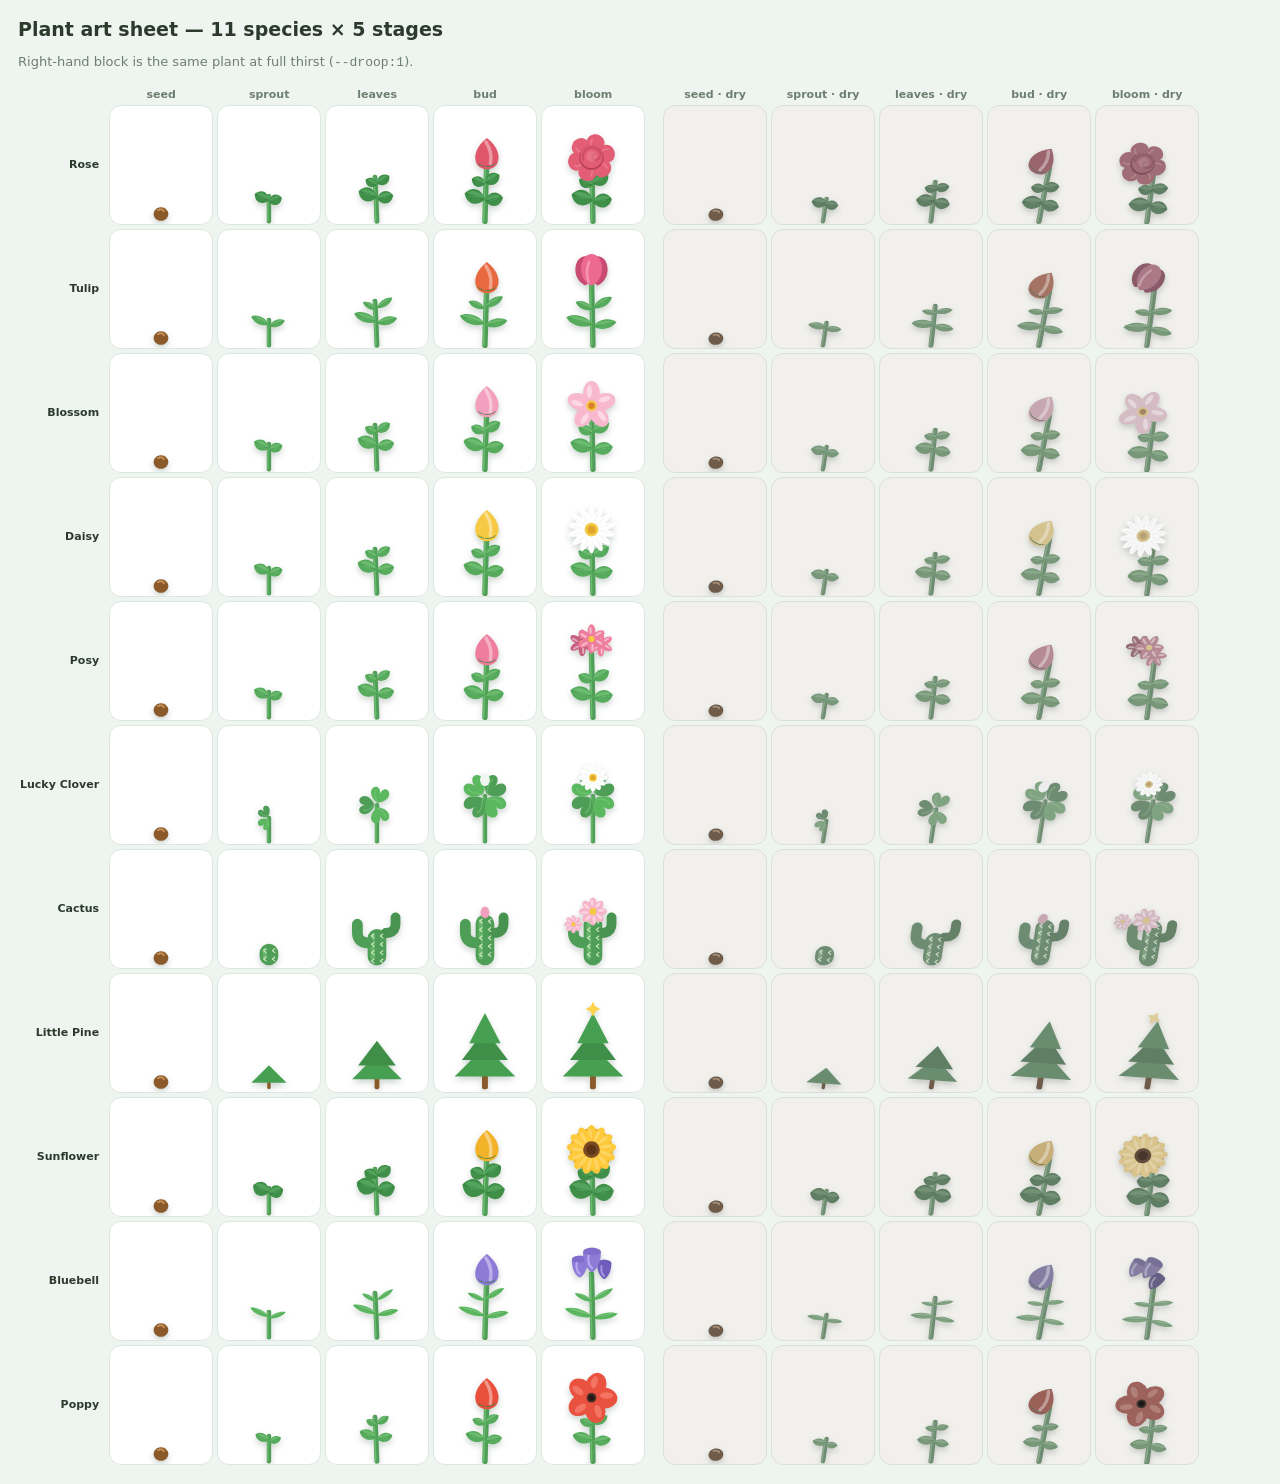
<file: art.html>
<!doctype html>
<html lang="en"><head>
<meta charset="utf-8"><meta name="viewport" content="width=device-width,initial-scale=1">
<title>Behaviour Garden — art sheet</title>
<link rel="stylesheet" href="styles.css">
<style>
  body{overflow:auto; height:auto; display:block; background:#eef4ef; padding:18px}
  h1{font-size:19px; margin:0 0 4px} h2{font-size:14px; margin:22px 0 8px; color:#6d7f70}
  table{border-collapse:collapse} td,th{padding:2px}
  th{font-size:11px; color:#6d7f70; font-weight:700}
  .cellart{width:104px; height:120px; background:#fff; border:1px solid #dde7df; border-radius:12px;
        display:grid; place-items:end center; overflow:hidden}
  .cellart > div{width:96%; height:96%}
  .name{font-size:11px; font-weight:700; text-align:right; padding-right:8px; white-space:nowrap}
  .dry{background:#faf7f0; filter:saturate(.4) brightness(.97)}
</style></head><body>
<h1>Plant art sheet — 11 species × 5 stages</h1>
<p class="muted small">Right-hand block is the same plant at full thirst (<code>--droop:1</code>).</p>
<div id="out"></div>
<script src="plants.js"></script>
<script>
const stages=['seed','sprout','leaves','bud','bloom'];
let h='<table><tr><th></th>';
stages.forEach(s=>h+='<th>'+s+'</th>');
h+='<th style="width:14px"></th>';
stages.forEach(s=>h+='<th>'+s+' · dry</th>');
h+='</tr>';
ART.forEach(sp=>{
  h+='<tr><td class="name">'+sp.name+'</td>';
  for(let st=0;st<5;st++) h+='<td><div class="cellart"><div>'+buildPlant(sp.id,st)+'</div></div></td>';
  h+='<td></td>';
  for(let st=0;st<5;st++) h+='<td><div class="cellart dry" style="--droop:1"><div>'+buildPlant(sp.id,st)+'</div></div></td>';
  h+='</tr>';
});
h+='</table>';
document.getElementById('out').innerHTML=h;
</script></body></html>
</file>
<file: styles.css>
/* ============================================================
   Behaviour Garden
   Scenery silhouettes are Kenney CC0 PNGs used as CSS masks,
   so every plant/hedge/grass colour below is ours to choose.
   ============================================================ */

:root{
  --sky-top:#7ec8ee;  --sky-bot:#d6f0ff;
  --hedge-far:#7cc47f; --hedge-near:#48a055;
  --grass-a:#5cb85f;  --grass-b:#3e8f4a;
  --soil:#a97148;
  --sun:#ffd24a;
  --ink:#2c3a2e;      --muted:#6d7f70;
  --card:#ffffff;     --line:#e3ece4;
  --good:#3fa65a;     --warn:#d98b2b;    --danger:#c9503f;
  --r:22px;

  /* ── One number drives the whole scene. ──
     Width-bound on a phone, height-bound in landscape, and capped so it stops
     growing on a large monitor. Every dimension below is a fraction of it, so
     the app fills a tablet instead of sitting phone-sized in the middle of it.
     The fractions are the ratios the old fixed px caps produced at 375px wide,
     so a phone renders exactly as it did before. */
  /* The front door's skeleton is in landing.css; the paint is ours. White
     type over sky and grass needs the same shadow #plantName already uses,
     and the button borrows the kid buttons' white-on-green. */
  --ld-ink:     #ffffff;
  --ld-lede:    #ffffff;
  --ld-cap:     #ffffff;
  --ld-shadow:  0 2px 10px rgba(20, 60, 30, .5);
  --ld-go-bg:   #ffffff;
  --ld-go-ink:  var(--good);
  --ld-go-deep: rgba(30, 80, 40, .34);

  --stage: min(92vw, 56dvh, 660px);
  --ui: clamp(13px, calc(var(--stage) * 0.0406), 22px);
  --font: ui-rounded, "SF Pro Rounded", "Hiragino Maru Gothic ProN",
          "Varela Round", "Nunito", "Segoe UI", system-ui, sans-serif;
}

*{box-sizing:border-box; -webkit-tap-highlight-color:transparent}
html,body{height:100%}
body{
  margin:0; font-family:var(--font); color:var(--ink);
  overflow:hidden; overscroll-behavior:none;
  display:flex; flex-direction:column;
  height:100dvh;
  user-select:none; -webkit-user-select:none;
}

/* ───────────────── scenery ───────────────── */
#scene{position:fixed; inset:0; z-index:0; pointer-events:none; overflow:hidden}
#sky{position:absolute; inset:0; background:linear-gradient(180deg,var(--sky-top) 0%,var(--sky-bot) 62%)}
#sky::before,#sky::after{
  content:''; position:absolute; border-radius:999px; background:#fff; opacity:.30;
  filter:blur(1px);
  box-shadow:0 0 0 0 #fff;
}
#sky::before{left:6%;  top:14%; width:min(34%,230px); aspect-ratio:2.6/1;
  box-shadow:96px 12px 0 -9px #fff, 44px -14px 0 -13px #fff; animation:drift 90s linear infinite}
#sky::after {right:6%; top:32%; width:min(26%,170px); aspect-ratio:2.4/1;
  box-shadow:-68px 10px 0 -8px #fff; opacity:.22; animation:drift 130s linear infinite reverse}
@keyframes drift{from{transform:translateX(-40px)} to{transform:translateX(40px)}}

#sun{position:absolute; top:12%; right:8%; width:calc(var(--stage) * .2); aspect-ratio:1;
     filter:drop-shadow(0 0 26px rgba(255,210,74,.55))}

/* ground plane */
#ground{position:absolute; left:0; right:0; bottom:0; height:39%;
        background:linear-gradient(180deg,var(--grass-a) 0%,var(--grass-b) 100%)}

/* distant flower flecks, masked from Kenney scatter sprite */
#meadow{
  position:absolute; left:0; right:0; bottom:36%; height:9%;
  background:#ffffff; opacity:.5;
  -webkit-mask:url(assets/kenney/scatter-a.png) repeat-x bottom/auto 100%;
          mask:url(assets/kenney/scatter-a.png) repeat-x bottom/auto 100%;
}

/* two hedge lines for depth */
#hedgeFar{
  position:absolute; left:0; right:0; bottom:37%; height:11%;
  background:var(--hedge-far);
  -webkit-mask:url(assets/kenney/wreath-a.png) repeat-x bottom/auto 100%;
          mask:url(assets/kenney/wreath-a.png) repeat-x bottom/auto 100%;
}
#hedgeNear{
  position:absolute; left:0; right:0; bottom:35%; height:15%;
  background:linear-gradient(180deg,var(--hedge-near) 0%,#37814a 100%);
  -webkit-mask:url(assets/kenney/wreath-b.png) repeat-x bottom/auto 100%;
          mask:url(assets/kenney/wreath-b.png) repeat-x bottom/auto 100%;
}

/* picket fence, tucked between the hedges */
#fence{
  position:absolute; left:0; right:0; bottom:38%; height:5%;
  background:
    linear-gradient(#f3e7d2,#f3e7d2) 0 66%/100% 4px no-repeat,
    linear-gradient(#f3e7d2,#f3e7d2) 0 26%/100% 4px no-repeat,
    repeating-linear-gradient(90deg,#f7eeda 0 9px,transparent 9px 34px);
  opacity:.7;
}

/* foreground grass fringe */
#grassStrip{
  position:absolute; left:0; right:0; bottom:0; height:15%;
  background:linear-gradient(180deg,#4fa456 0%,#2f7a3f 100%);
  -webkit-mask:url(assets/kenney/grass-d.png) repeat-x bottom/auto 100%;
          mask:url(assets/kenney/grass-d.png) repeat-x bottom/auto 100%;
}

/* The front door. Above the scenery and the chrome, below the sheets, so a
   garden arriving by link can still put its card on top. */
.landing-screen{position:fixed; inset:0; z-index:10; display:flex;
  padding:env(safe-area-inset-top) 0 env(safe-area-inset-bottom)}
.landing-screen[hidden]{display:none}
/* Sitting a little high puts the name and the button in the sky, where white
   type has something to sit on; low down it would be white on white cloud and
   then white on pale grass. */
.landing-screen .landing{justify-content:center; padding-bottom:26vh}

/* This is the longest of the three names and the sun sits in the top-right of
   the scenery, so on a tablet the one-line title ran under it -- 46px of
   overlap at 768 wide. Wrapping to two lines takes the horizontal overlap to
   zero at every size. Lowering the column instead only cleared the sun by a
   pixel or two and would foul it again at another aspect ratio. */
.landing-screen .landing-name{max-width:9ch}

/* While the door is shut the garden is scenery only -- no plant, no buttons,
   no date. They fade back in as the door fades out, which is what makes the
   garden feel like it was there the whole time rather than being built on
   arrival. The scenery itself never moves. */
#topbar,#plotWrap,#kidbar{transition:opacity .4s ease}
body.is-landing #topbar,
body.is-landing #plotWrap,
body.is-landing #kidbar{opacity:0; pointer-events:none}

/* ───────────────── chrome ───────────────── */
#topbar{position:relative; z-index:3; display:flex; gap:8px; align-items:center;
        padding:calc(env(safe-area-inset-top) + 12px) 14px 0}
.spacer{flex:1}
.chip{background:rgba(255,255,255,.82); border:none; border-radius:999px;
      padding:.5em .95em; font:inherit; font-size:var(--ui); font-weight:600; color:var(--ink);
      box-shadow:0 2px 8px rgba(20,60,30,.14); display:flex; align-items:center; gap:6px}
.chip[hidden]{display:none}
.chip.ghost{padding:.5em; cursor:pointer; opacity:.72}
.chip svg{width:calc(var(--ui) * 1.3); height:auto}
.chip.ghost:active{transform:scale(.94)}

/* ───────────────── the plant ───────────────── */
#plotWrap{position:relative; z-index:2; flex:1; display:flex; flex-direction:column;
          align-items:center; justify-content:flex-end; padding-bottom:2vh; min-height:0}
#plot{position:relative; display:flex; flex-direction:column; align-items:center; width:var(--stage)}

#plantBox{
  position:relative; width:calc(var(--stage) * .717); aspect-ratio:1;
  display:grid; place-items:center;
  transform-origin:50% 100%;
  transition:transform .9s cubic-bezier(.2,.8,.3,1), filter .9s ease;
  animation:sway 6s ease-in-out infinite;
  cursor:pointer;
}
#plantAnim{width:100%; height:100%}
#plantAnim svg{display:block}

/* thirst: --droop runs 0 → 1. Nothing is lost, it just needs a drink. */
#plantBox{--droop:0}
#plantBox.thirsty{
  filter:saturate(calc(1 - .55*var(--droop))) brightness(calc(1 - .07*var(--droop)));
  transform:rotate(calc(var(--droop) * 7deg)) translateY(calc(var(--droop) * 8px))
            scaleY(calc(1 - .07*var(--droop)));
  animation-duration:calc(6s + var(--droop) * 5s);
}
@keyframes sway{0%,100%{rotate:-1.4deg} 50%{rotate:1.4deg}}

#plantBox.pop{animation:pop .55s cubic-bezier(.2,1.5,.4,1)}
@keyframes pop{0%{scale:1} 35%{scale:1.16} 100%{scale:1}}

#mound{width:calc(var(--stage) * .804); margin-top:calc(var(--stage) * -.141); z-index:-1}
#mound svg{display:block; width:100%; filter:drop-shadow(0 6px 10px rgba(0,0,0,.18))}

#plantName{margin:6px 0 0; font-size:calc(var(--ui) * 1.23); font-weight:800;
           color:#fff; text-shadow:0 2px 8px rgba(20,60,30,.45); min-height:1.4em}
#hint{margin:4px 0 0; font-size:var(--ui); font-weight:600; line-height:1.35;
      color:#fff; text-shadow:0 1px 6px rgba(20,60,30,.55); opacity:.95; text-align:center;
      max-width:22ch; min-height:2.7em}

/* How the plant is feeling. Sits in #plot rather than #plantBox so the sway,
   droop and desaturation do not drag it around or drain its colour. Animates
   `scale` and `opacity` only — never `transform` — so nothing can clash. */
#faceBubble{
  position:absolute; top:11%; left:calc(50% + var(--stage) * .185); z-index:4;
  width:calc(var(--stage) * .163); aspect-ratio:1; pointer-events:none;
  background:#fff; border-radius:50% 50% 50% 10px;
  box-shadow:0 4px 14px rgba(20,60,30,.26);
  display:grid; place-items:center;
  opacity:0; scale:.55;
  transition:opacity .3s ease, scale .34s cubic-bezier(.2,1.7,.4,1);
}
#faceBubble.show{opacity:1; scale:1}
#faceBubble .facesvg{width:74%; height:74%; display:block}

#stickerLayer{position:absolute; inset:-18%; pointer-events:none}
.sticker{position:absolute; width:26%; aspect-ratio:1; pointer-events:auto; cursor:pointer;
         animation:drop .45s cubic-bezier(.2,1.6,.4,1)}

/* Only the bee and butterfly wander. Kept slow and shallow on purpose: a small
   child still has to be able to land a finger on one to take it off. `flit`
   animates translate/rotate while `drop` animates scale/rotate — separate
   properties, so the two never fight, and the delay clears the drop first. */
.sticker.flier{
  animation:drop .45s cubic-bezier(.2,1.6,.4,1),
            flit var(--dur,24s) ease-in-out var(--del,.8s) infinite;
}
@keyframes flit{
  0%   {translate:0 0;        rotate:0deg}
  18%  {translate:26% -16%;   rotate:7deg}
  36%  {translate:38% 8%;     rotate:-5deg}
  54%  {translate:14% 24%;    rotate:6deg}
  72%  {translate:-18% 12%;   rotate:-7deg}
  86%  {translate:-12% -10%;  rotate:4deg}
  100% {translate:0 0;        rotate:0deg}
}
.sticker:active{scale:.86}
@keyframes drop{from{scale:0; rotate:-25deg} to{scale:1; rotate:0deg}}

/* effects */
#fxLayer{position:absolute; inset:0; pointer-events:none; z-index:5}
.fx{position:absolute; width:84px; height:84px; transform:translate(-50%,-50%)}

/* ───────────────── kid bar ───────────────── */
#kidbar{position:relative; z-index:3; display:flex; gap:calc(var(--stage) * .029); justify-content:center;
        padding:0 12px calc(env(safe-area-inset-bottom) + 14px)}
.bigbtn{
  position:relative; flex:1;
  /* Height-bound stages (landscape) would otherwise squeeze these to nothing,
     so never cap a tap target below a thumb's width when there is room. */
  max-width:max(calc(var(--stage) * .32), 112px);
  border:none; border-radius:var(--r);
  background:rgba(255,255,255,.93); box-shadow:0 5px 0 rgba(30,80,40,.22), 0 8px 18px rgba(20,60,30,.18);
  padding:.85em .55em .7em; font:inherit; font-weight:800; font-size:var(--ui); color:var(--ink);
  display:flex; flex-direction:column; align-items:center; gap:3px; cursor:pointer;
  transition:transform .08s, box-shadow .08s;
}
.bigbtn:active{transform:translateY(4px); box-shadow:0 1px 0 rgba(30,80,40,.22)}
.bigbtn[disabled]{opacity:.5; box-shadow:0 3px 0 rgba(30,80,40,.14); cursor:default}
.bigbtn[disabled]:active{transform:none}
.bigbtn.primary{background:linear-gradient(180deg,#fff,#eaf7ff)}
.bigbtn.primary:not([disabled]){animation:beckon 2.4s ease-in-out infinite}
@keyframes beckon{0%,88%,100%{scale:1} 94%{scale:1.05}}
/* The SVGs carry width/height attributes; override them so they scale too. */
.ic{flex:none; width:calc(var(--stage) * .116); height:auto}
#stickerBtn .ic,#gardenBtn .ic{width:calc(var(--stage) * .099)}
.badge{position:absolute; top:-8px; right:-6px; min-width:26px; height:26px; padding:0 6px;
       border-radius:999px; background:var(--danger); color:#fff; font-size:var(--ui); font-weight:800;
       display:grid; place-items:center; box-shadow:0 2px 6px rgba(0,0,0,.25)}
.badge[hidden]{display:none}

/* ───────────────── sheets ───────────────── */
.sheet{position:fixed; inset:0; z-index:20; background:rgba(20,45,25,.45);
       display:flex; align-items:flex-end; justify-content:center; padding:0;
       animation:fade .18s ease}
.sheet[hidden]{display:none}
@keyframes fade{from{opacity:0} to{opacity:1}}
.sheet-card{width:min(720px,100%); max-height:88dvh; overflow-y:auto; -webkit-overflow-scrolling:touch;
            background:var(--card); border-radius:26px 26px 0 0; padding:18px 18px calc(env(safe-area-inset-bottom) + 22px);
            animation:rise .26s cubic-bezier(.2,.9,.3,1)}
.sheet-card.tall{min-height:62dvh}
@keyframes rise{from{transform:translateY(28px)} to{transform:none}}
.sheet-head{display:flex; align-items:center; justify-content:space-between; margin-bottom:10px}
.sheet-head h2{margin:0; font-size:20px}
.x{border:none; background:#f0f4f1; width:36px; height:36px; border-radius:999px;
   font-size:16px; cursor:pointer; color:var(--muted)}
.muted{color:var(--muted)}
.small{font-size:13px; line-height:1.45}

.tray{display:grid; grid-template-columns:repeat(auto-fill,minmax(74px,1fr)); gap:10px; margin:6px 0 12px}
.tray button{aspect-ratio:1; border:2px solid var(--line); background:#fbfdfb; border-radius:18px;
             cursor:pointer; padding:6px; display:grid; place-items:center}
.tray button:active{scale:.92; background:#eef6ef}

.grid{display:grid; grid-template-columns:repeat(auto-fill,minmax(88px,1fr)); gap:12px; padding-bottom:8px}
.cell{text-align:center}
.cell .pot{aspect-ratio:1; display:grid; place-items:center; background:#f2f8f3;
           border-radius:16px; border:2px solid var(--line); overflow:hidden}
.cell .pot > div{width:82%; height:82%}
.cell small{display:block; margin-top:4px; color:var(--muted); font-size:11px; font-weight:700}
.cell.today .pot{border-color:var(--good); box-shadow:0 0 0 3px rgba(63,166,90,.18)}

/* ───────────────── grown-up panel: only what the garden adds ─────────────────

   The paper, the cards, the buttons, the fields and the sharing panel all come
   from grownup.css, shared with Letter Sounds and Tidy Up. What is left here is
   the parts no other app has: the maths gate, the good/miss lists, the ratio bar
   and the target editor. */

/* The panel is the one sheet that is not for the child, so it covers the
   garden completely rather than sliding up over it. */
.sheet.gu-full{align-items:stretch; padding:0; background:var(--gu-paper)}
.sheet.gu-full .sheet-card{width:100%; height:100%; max-height:none;
  border-radius:0; padding:0; background:var(--gu-paper)}

/* The two grown-up sheets that still open over the garden keep the sheet
   shape and only borrow the controls. */
.sheet-card.grownup{padding-top:18px; background:var(--card)}

/* #panel is what the gate reveals, so it has to space its own cards. */
.grownup #panel{display:flex; flex-direction:column; gap:1.5rem}
.grownup #panel[hidden]{display:none}

.grownup .stack{display:flex; flex-direction:column; gap:.5rem}

/* ---- the maths gate ---- */
.grownup .gate-q{font-size:30px; font-weight:700; margin:.2rem 0}
.grownup .gate-row{display:flex; gap:.5rem; align-items:center}
.grownup .gate-row .input{width:150px}

/* ---- noticing something good, and needing a reminder ----
   Both are lists of the same targets, so they are the same object twice.
   Only the good one carries a reward, and it is the one that should be
   easiest to reach for.

   Doubled up as .btn.btn--tick so these beat the plain .grownup .btn in
   grownup.css, which is loaded after this file and would otherwise win
   the tie on source order. */
.grownup .btn.btn--tick{
  justify-content:space-between; gap:.6rem; width:100%;
  min-height:46px; padding:.6rem .8rem; text-align:left;
  background:var(--gu-accent-bg); border-color:#cfe0d7; font-weight:600;
}
.grownup .btn.btn--tick .plus{
  flex:none; border-radius:999px; padding:.15em .7em;
  background:var(--gu-accent); color:#fff; font-size:.85rem; font-weight:600;
}
.grownup .btn.btn--miss{
  width:100%; min-height:44px; padding:.55rem .8rem; text-align:left;
  justify-content:flex-start;
  background:var(--gu-amber-bg); border-color:var(--gu-amber-line); color:var(--gu-amber);
}

/* ---- how the last week went ---- */
.grownup .ratio{display:flex; height:22px; border-radius:999px; overflow:hidden;
  background:var(--gu-soft)}
.grownup .ratio span{display:block; transition:width .4s ease}
.grownup #ratioGood{background:var(--gu-accent)}
.grownup #ratioBad{background:var(--gu-warm)}

/* ---- what we're working on ---- */
.grownup .tgt{display:flex; gap:.4rem}
.grownup .tgt input{
  flex:1; min-width:0; min-height:40px; padding:0 .7rem;
  border:1px solid var(--gu-line); border-radius:var(--gu-r-sm);
  background:var(--gu-surface); color:var(--gu-ink);
  font-family:var(--gu-font); font-size:.95rem;
}
.grownup .tgt button{
  flex:none; width:44px; border:1px solid var(--gu-rose-line); border-radius:var(--gu-r-sm);
  background:var(--gu-rose-bg); color:var(--gu-rose); font-size:16px; cursor:pointer;
}

/* Landscape phones. The fixed vertical chrome — topbar, name, hint, button bar —
   costs more than a 56dvh scene can spare, and the plot ends up pushed up under
   the topbar. Shrink the stage and stop reserving three lines for the hint. */
@media (max-height: 560px){
  :root{ --stage: min(92vw, 42dvh, 660px) }
  /* Lifting the column off the grass costs height that is not there. */
  .landing-screen .landing{padding-bottom:8vh}
  #plantName{min-height:0; margin-top:2px}
  #hint{min-height:0; margin-top:2px}
  #plotWrap{padding-bottom:6px}
}

@media (prefers-reduced-motion:reduce){
  /* Never just shorten these: an infinite loop at .001s strobes rather than
     settling. Stop them outright and make transitions instant. */
  *{animation:none !important; transition-duration:.001s !important}
}

/* ───────────────── backup & restore ───────────────── */
.grownup #restoreBox{display:flex; flex-direction:column; gap:.75rem}
.grownup #restoreBox[hidden]{display:none}
.grownup #restoreText{width:100%; font-family:var(--gu-mono); font-size:12px;
  padding:10px 12px; border:1px solid var(--gu-line); border-radius:var(--gu-r-sm);
  background:var(--gu-surface); color:var(--gu-ink); resize:vertical}
/* ───────────────── hand-authored plant art ───────────────── */
.plantsvg{width:100%; height:100%; display:block; overflow:visible}

.plantsvg{filter:drop-shadow(0 3px 3px rgba(20,60,30,.22))}

/* Thirst is expressed in four places at once — the whole plant leans and
   settles, the flower head nods over, and the leaves fall away. */
.p-droop{transform-box:fill-box; transform-origin:bottom center;
  transform:rotate(calc(var(--droop,0) * 4deg)) skewX(calc(var(--droop,0) * -5deg))
            scaleY(calc(1 - .1 * var(--droop,0)));
  transition:transform .9s cubic-bezier(.2,.8,.3,1)}
.p-nod{transform-box:fill-box; transform-origin:top center;
  transform:rotate(calc(var(--droop,0) * 26deg)) translateY(calc(var(--droop,0) * 4px));
  transition:transform .9s cubic-bezier(.2,.8,.3,1)}
.p-leafdroop{transform-box:fill-box; transition:transform .9s cubic-bezier(.2,.8,.3,1)}
.p-leaf-r .p-leafdroop{transform-origin:left center;  transform:rotate(calc(var(--droop,0) * 20deg))}
.p-leaf-l .p-leafdroop{transform-origin:right center; transform:rotate(calc(var(--droop,0) * -20deg))}
.p-sway{transform-box:fill-box; transform-origin:bottom center;
  animation:pSway 6s ease-in-out infinite}
.p-bloom{transform-box:fill-box; transform-origin:center;
  animation:pBob 4.6s ease-in-out infinite}
.p-leaf{transform-box:fill-box; animation:pFlutter 3.8s ease-in-out infinite;
  animation-delay:calc(var(--i,0) * -.7s)}
.p-leaf-r{transform-origin:left center}
.p-leaf-l{transform-origin:right center}

@keyframes pSway   {0%,100%{transform:rotate(-1.6deg)} 50%{transform:rotate(1.6deg)}}
@keyframes pBob    {0%,100%{transform:translateY(0) rotate(-2deg)} 50%{transform:translateY(-4px) rotate(2deg)}}
@keyframes pFlutter{0%,100%{transform:rotate(-2.5deg)} 50%{transform:rotate(2.5deg)}}

.plantsvg.popped .p-bloom{
  animation:pBloomIn .75s cubic-bezier(.2,1.7,.4,1), pBob 4.6s ease-in-out infinite .75s}
@keyframes pBloomIn{0%{transform:scale(0) rotate(-40deg)} 60%{transform:scale(1.14) rotate(6deg)} 100%{transform:none}}

/* the SVG bends its own stem, so the wrapper only needs to drain the colour */
#plantBox.illustrated.thirsty{transform:none; animation-duration:6s}

/* ═════════════════ the whole garden as one continuous place ═════════════════ */
.sheet.scene{display:block; background:none; padding:0; --horizon:46%}
.sheet.scene[hidden]{display:none}

.scene-sky{position:absolute; inset:0; background:linear-gradient(180deg,var(--sky-top) 0%,var(--sky-bot) 70%)}
.scene-sky::before,.scene-sky::after{content:''; position:absolute; border-radius:999px;
  background:#fff; opacity:.28; filter:blur(1px)}
.scene-sky::before{left:8%; top:12%; width:min(32%,210px); aspect-ratio:2.6/1;
  box-shadow:88px 11px 0 -8px #fff, 40px -13px 0 -12px #fff}
.scene-sky::after{right:9%; top:26%; width:min(24%,150px); aspect-ratio:2.4/1;
  box-shadow:-60px 9px 0 -7px #fff; opacity:.2}

.scene-hedge{transition:bottom .25s ease; position:absolute; left:0; right:0; bottom:var(--horizon); height:13%;
  background:linear-gradient(180deg,var(--hedge-near) 0%,#37814a 100%);
  -webkit-mask:url(assets/kenney/wreath-b.png) repeat-x bottom/auto 100%;
          mask:url(assets/kenney/wreath-b.png) repeat-x bottom/auto 100%}
.scene-ground{transition:height .25s ease; position:absolute; left:0; right:0; bottom:0; height:calc(var(--horizon) + 1px);
  background:linear-gradient(180deg,var(--grass-a) 0%,var(--grass-b) 100%)}
#bedGrass{position:absolute; left:0; right:0; bottom:0; height:9%; z-index:3; pointer-events:none;
  background:linear-gradient(180deg,#4fa456 0%,#2f7a3f 100%);
  -webkit-mask:url(assets/kenney/grass-d.png) repeat-x bottom/auto 100%;
          mask:url(assets/kenney/grass-d.png) repeat-x bottom/auto 100%}

.scene-top{position:absolute; top:0; left:0; right:0; z-index:5;
  padding:calc(env(safe-area-inset-top) + 14px) 14px 0;
  display:grid; grid-template-columns:1fr auto; align-items:start; gap:8px}
.scene-top h2{grid-column:1; margin:0; font-size:24px; color:#fff;
  text-shadow:0 2px 10px rgba(20,60,30,.5)}
.scene-top #gardenSummary{grid-column:1; margin:2px 0 0; font-size:13px; font-weight:700; color:#fff;
  text-shadow:0 1px 7px rgba(20,60,30,.55); opacity:.95}
.scene-actions{grid-column:2; grid-row:1 / span 2; display:flex; gap:8px}

/* ── the bed: rows receding into the distance, oldest at the back ──
   Depth comes from each row having its own --pw, so layout stays honest and
   nothing needs transform maths. Rows overlap so the front occludes the back. */
#bed{position:absolute; left:0; right:0; top:24%; bottom:9%; z-index:2;
  overflow-y:auto; overflow-x:hidden; -webkit-overflow-scrolling:touch; scrollbar-width:none}
#bed::-webkit-scrollbar{display:none}
#bedRows{display:flex; flex-direction:column; align-items:center; justify-content:flex-end;
  min-height:100%; padding:10px 8px 4px}

.brow{display:flex; justify-content:center; align-items:flex-end;
  margin-bottom:calc(var(--pw) * -.26)}
.brow:last-child{margin-bottom:0}

.plot{position:relative; flex:0 0 var(--pw); border:none; background:none; padding:0;
  cursor:pointer; display:flex; flex-direction:column; justify-content:flex-end;
  margin-right:calc(var(--pw) * -.12);
  transform-origin:bottom center; transition:transform .25s cubic-bezier(.2,1.4,.4,1)}
.plot:last-child{margin-right:0}
.plot .pplant{width:100%; height:var(--pw)}
.plot .pplant > *{width:100%; height:100%}
/* Noto's plants are centred in their own box rather than sitting on a baseline,
   so a soil mound under them reads as a mistake. The illustrated set is rooted
   at a known point and keeps its mound. */
.scene.emoji .plot .pmound{display:none}
.plot .pmound{height:calc(var(--pw) * .17); margin-top:calc(var(--pw) * -.06);
  background:radial-gradient(ellipse at 50% 38%, #a97148 0 46%, #7a4f33 48% 62%, transparent 63%)}
.plot:active{transform:scale(1.09)}

.plot.today .pplant{filter:drop-shadow(0 0 10px rgba(255,228,120,.95))}
.plot.today::after{content:''; position:absolute; left:50%; bottom:calc(var(--pw) * .02);
  translate:-50% 0; width:70%; height:calc(var(--pw) * .13); border-radius:50%;
  box-shadow:0 0 0 2.5px rgba(255,255,255,.85), 0 0 16px 5px rgba(255,230,120,.8)}

.plot-label{position:absolute; left:50%; translate:-50% 0; z-index:6; bottom:calc(9% + 14px);
  margin:0; padding:9px 16px; border-radius:999px; background:rgba(255,255,255,.96);
  font-size:14px; font-weight:800; color:var(--ink); white-space:nowrap;
  box-shadow:0 4px 14px rgba(20,60,30,.3); animation:rise .22s ease}
.plot-label[hidden]{display:none}

.scene-hint{position:absolute; left:50%; translate:-50% 0; z-index:5;
  bottom:calc(env(safe-area-inset-bottom) + 14px); margin:0;
  padding:7px 15px; border-radius:999px; background:rgba(20,55,30,.34);
  font-size:13px; font-weight:700; color:#fff; white-space:nowrap;
  transition:opacity .4s}
.scene-hint.gone{opacity:0}

.scene-empty{position:absolute; inset:0; display:grid; place-items:center; z-index:4;
  color:#fff; font-weight:800; font-size:16px; text-shadow:0 2px 8px rgba(20,60,30,.5)}

/* ───────────────── species collection / seed picker ───────────────── */
/* Opened from inside the grown-ups panel, so it has to stack above it. */
#flowersSheet{z-index:22}
.seed-note{margin:10px 0 4px; padding:11px 13px; border-radius:14px; font-size:13px;
  font-weight:700; line-height:1.45}
.seed-note.can{background:#e9f6ec; border:2px solid #cfe9d6; color:#2f7040}
.seed-note.cant{background:#f4f7f4; border:2px solid var(--line); color:var(--muted)}

.flgrid{display:grid; grid-template-columns:repeat(auto-fill,minmax(104px,1fr)); gap:11px; padding:12px 0 4px}
.fl{border:2px solid var(--line); background:#fbfdfb; border-radius:18px; padding:8px 6px 10px;
  font:inherit; text-align:center; cursor:default; display:flex; flex-direction:column; align-items:center}
.fl .flart{width:100%; aspect-ratio:1; display:grid; place-items:end center}
.fl .flart > *{width:100%; height:100%}
.fl b{display:block; margin-top:5px; font-size:12.5px; color:var(--ink); line-height:1.2}
.fl small{display:block; margin-top:2px; font-size:10.5px; font-weight:700; color:var(--muted); line-height:1.25}

.fl.locked{background:#f5f8f6}
.fl.locked .flart{filter:brightness(0) saturate(0); opacity:.15}
.fl.locked b{color:var(--muted)}
.fl .flprog{margin-top:1px; color:#7d9184; font-weight:600}
.fl .nb{white-space:nowrap}
.fl.bloomed{border-color:#cfe9d6; background:#f4fbf6}
.fl.istoday{border-color:var(--good); box-shadow:0 0 0 3px rgba(63,166,90,.18)}

.flgrid.pickable .fl{cursor:pointer}
.flgrid.pickable .fl:active{scale:.94}

/* ───────────────── QR share ───────────────── */
#qrSheet{z-index:22}
#importSheet{z-index:23}
.qrbox{margin:14px auto 10px; width:min(78vw, 58dvh, 460px); aspect-ratio:1;
  background:#fff; border:2px solid var(--line); border-radius:18px; padding:10px;
  display:grid; place-items:center}
.qrbox svg{width:100%; height:100%; display:block}
.qrbox.tooBig{aspect-ratio:auto; padding:20px; text-align:center; font-size:13px;
  font-weight:700; color:var(--warn); line-height:1.5}
#importSummary{margin:6px 0 4px; font-size:15px; font-weight:700}
#importMsg[hidden]{display:none}

/* Grown-up sheets scale in width but their type is set in absolute px, so on a
   tablet or a monitor it reads small. Bump the leaf text nodes explicitly rather
   than trying to make a dozen tuned layouts inherit a new base size. */
@media (min-width: 700px) and (min-height: 700px){
  .sheet-head h2{font-size:25px}
  .fl b{font-size:14px}
  .fl small{font-size:12px}
  .cell small{font-size:12.5px}
  #importSummary{font-size:17px}
  .x{width:42px; height:42px; font-size:18px}
  /* The grown-up sheets scale themselves — see grownup.css. */
  .grownup .gate-q{font-size:34px}
  .grownup .tgt input{font-size:18px}
}
</file>
